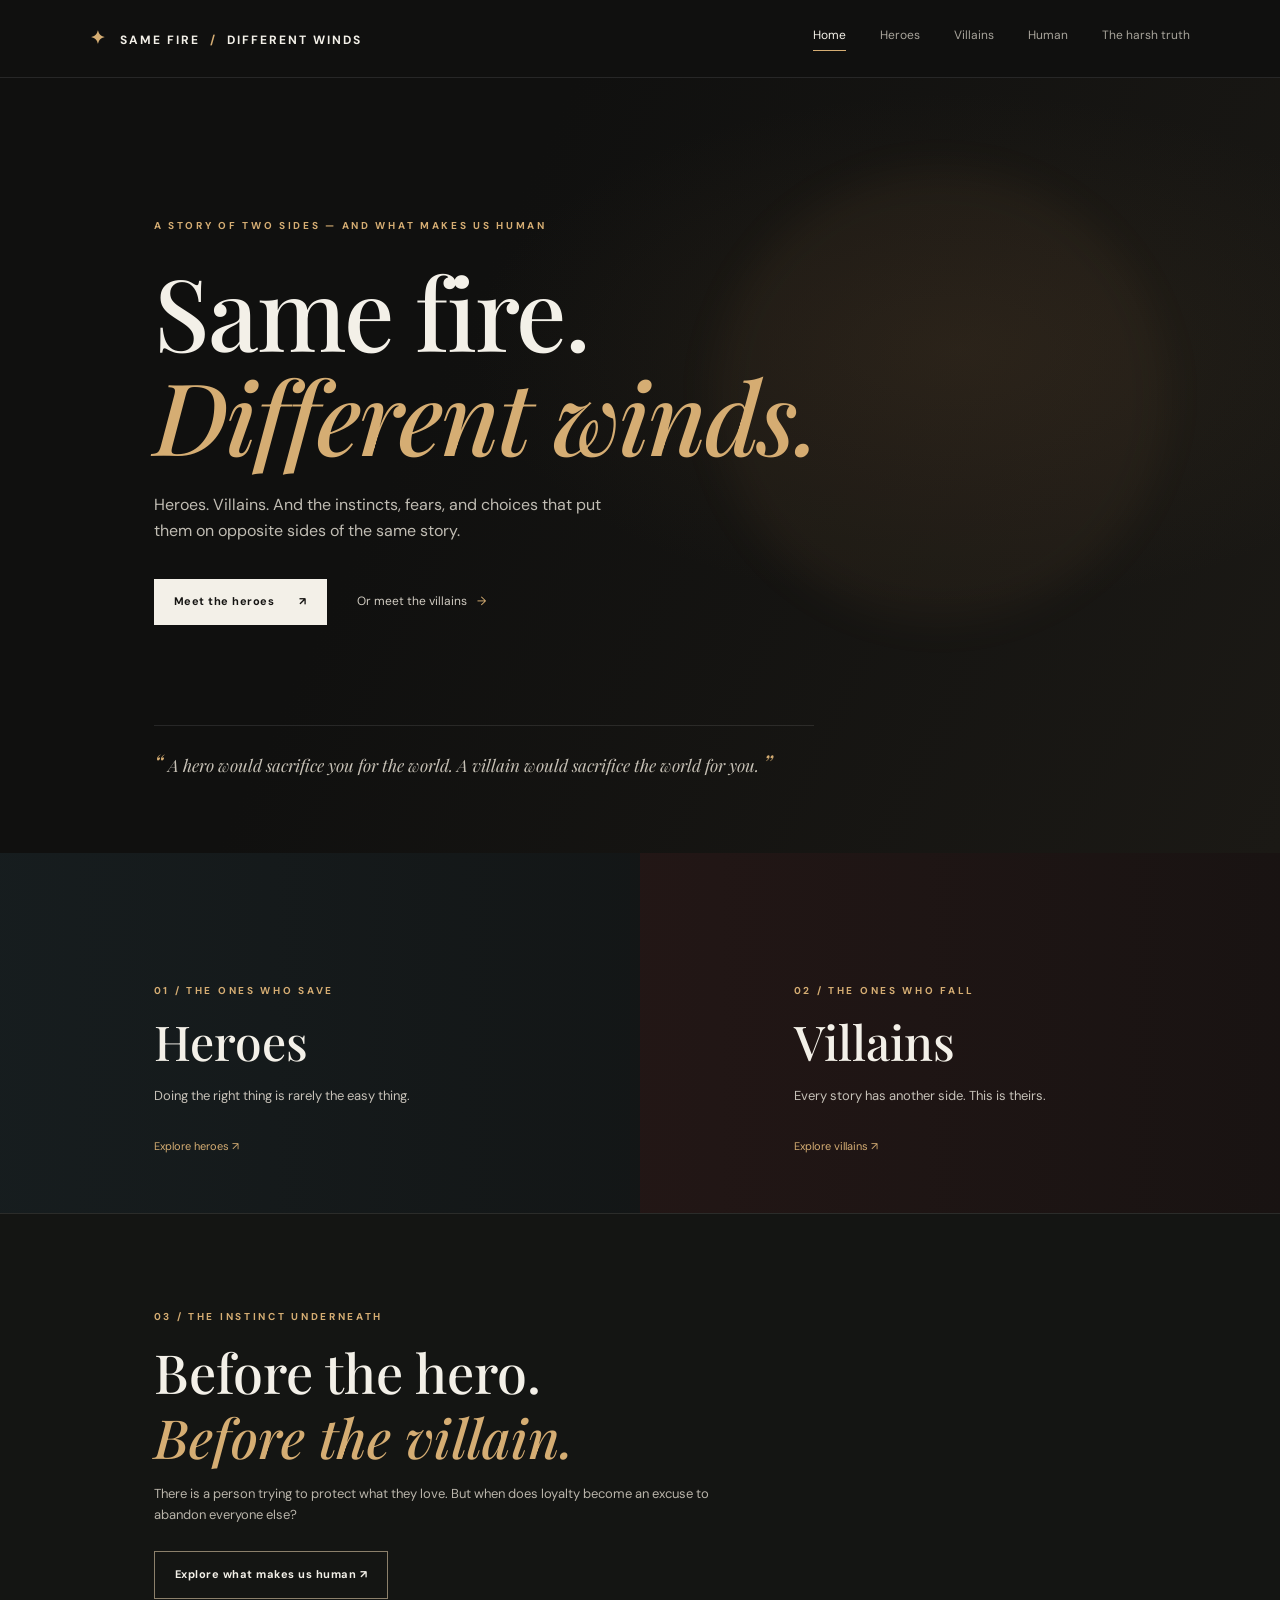
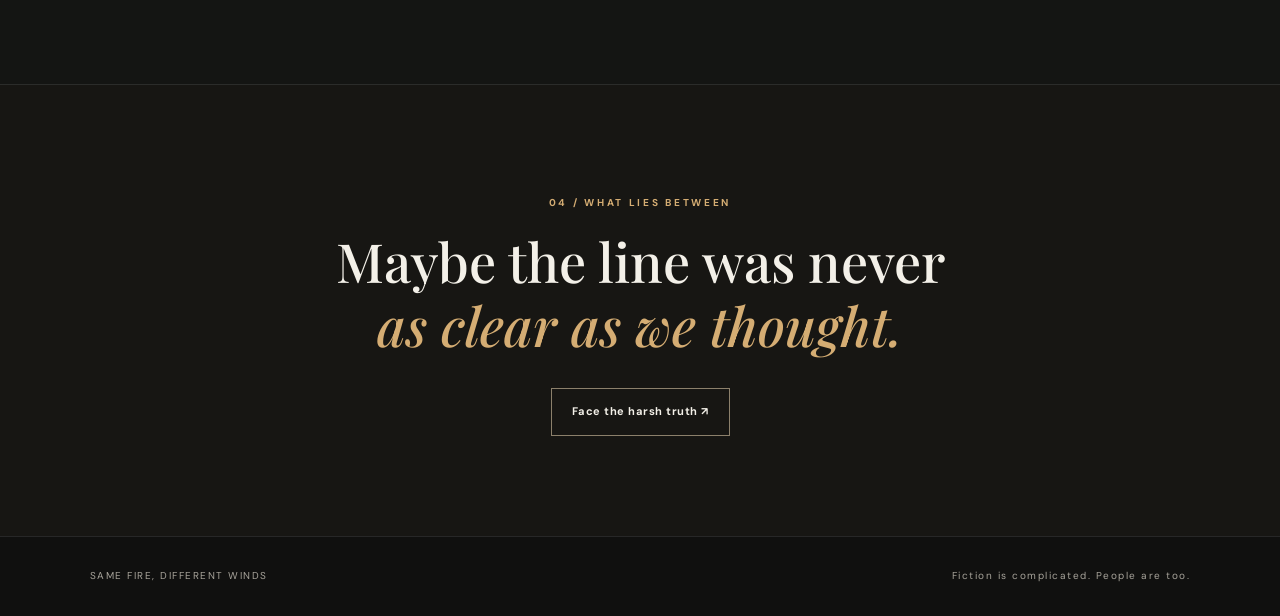
<file: index.html>
<!doctype html><html lang="en"><head><meta charset="utf-8"><meta name="viewport" content="width=device-width,initial-scale=1"><meta name="description" content="Heroes, villains, and the human instincts behind their choices."><title>Same Fire, Different Winds</title><link rel="stylesheet" href="styles.css"></head><body><header class="site-header"><a class="brand" href="index.html"><span class="brand-mark">✦</span> SAME FIRE <i> / </i> DIFFERENT WINDS</a><button class="menu-toggle" aria-label="Toggle menu" aria-expanded="false">☰</button><nav class="nav"><a class="active" href="index.html">Home</a><a href="heroes.html">Heroes</a><a href="villains.html">Villains</a><a href="human.html">Human</a><a href="truth.html">The harsh truth</a></nav></header><main><section class="hero-home"><div class="hero-glow"></div><p class="eyebrow">A STORY OF TWO SIDES — AND WHAT MAKES US HUMAN</p><h1>Same fire.<br><em>Different winds.</em></h1><p class="intro">Heroes. Villains. And the instincts, fears, and choices that put them on opposite sides of the same story.</p><div class="actions"><a class="btn btn-light" href="heroes.html">Meet the heroes <span>↗</span></a><a class="text-link" href="villains.html">Or meet the villains <span>→</span></a></div><div class="quote-line"><span>“</span> A hero would sacrifice you for the world. A villain would sacrifice the world for you. <span>”</span></div></section><section class="split-section"><a class="side-card hero-card" href="heroes.html"><div class="side-card-content"><span class="eyebrow">01 / THE ONES WHO SAVE</span><h2>Heroes</h2><p>Doing the right thing is rarely the easy thing.</p><span class="card-arrow">Explore heroes ↗</span></div></a><a class="side-card villain-card" href="villains.html"><div class="side-card-content"><span class="eyebrow">02 / THE ONES WHO FALL</span><h2>Villains</h2><p>Every story has another side. This is theirs.</p><span class="card-arrow">Explore villains ↗</span></div></a></section><section class="human-teaser"><p class="eyebrow">03 / THE INSTINCT UNDERNEATH</p><h2>Before the hero.<br><em>Before the villain.</em></h2><p>There is a person trying to protect what they love. But when does loyalty become an excuse to abandon everyone else?</p><a class="btn btn-outline" href="human.html">Explore what makes us human ↗</a></section><section class="closing-strip"><p class="eyebrow">04 / WHAT LIES BETWEEN</p><h2>Maybe the line was never<br><em>as clear as we thought.</em></h2><a class="btn btn-outline" href="truth.html">Face the harsh truth ↗</a></section></main><footer><span>SAME FIRE, DIFFERENT WINDS</span><span>Fiction is complicated. People are too.</span></footer><script src="script.js"></script></body></html>
</file>
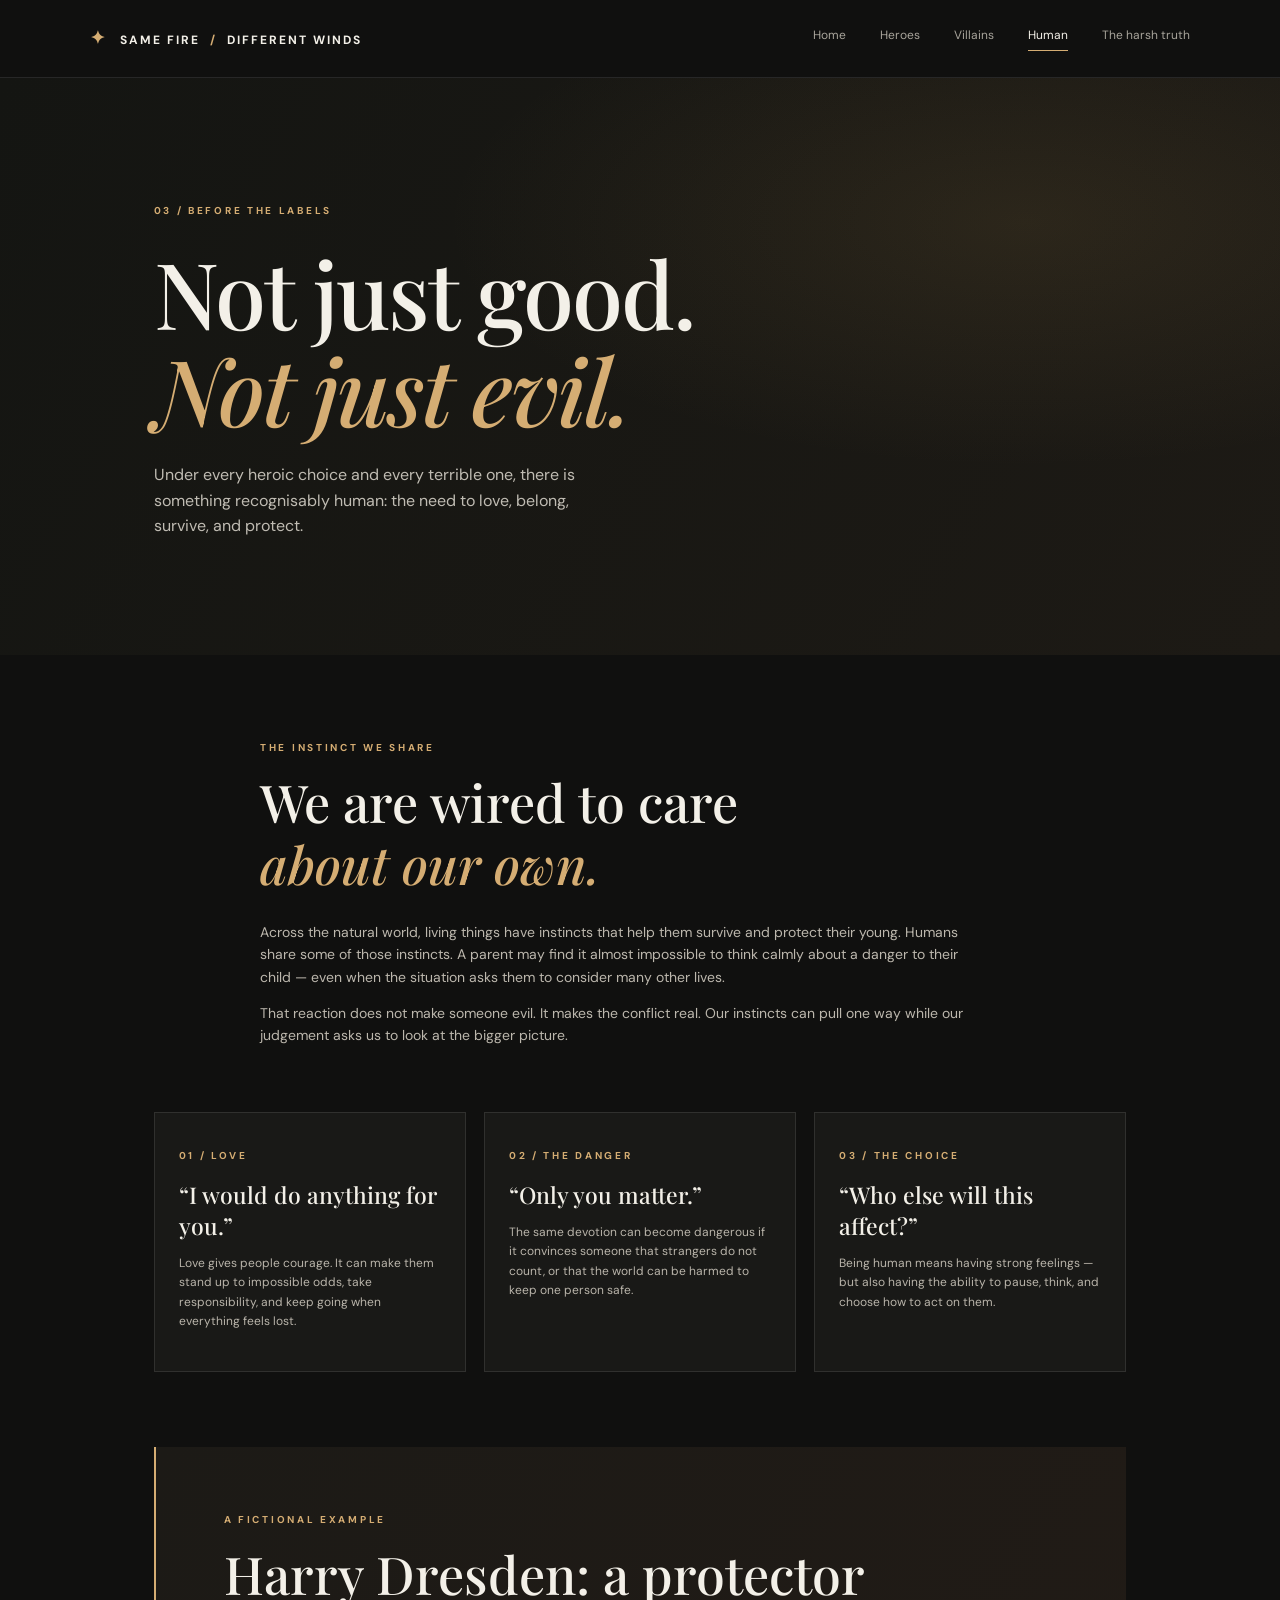
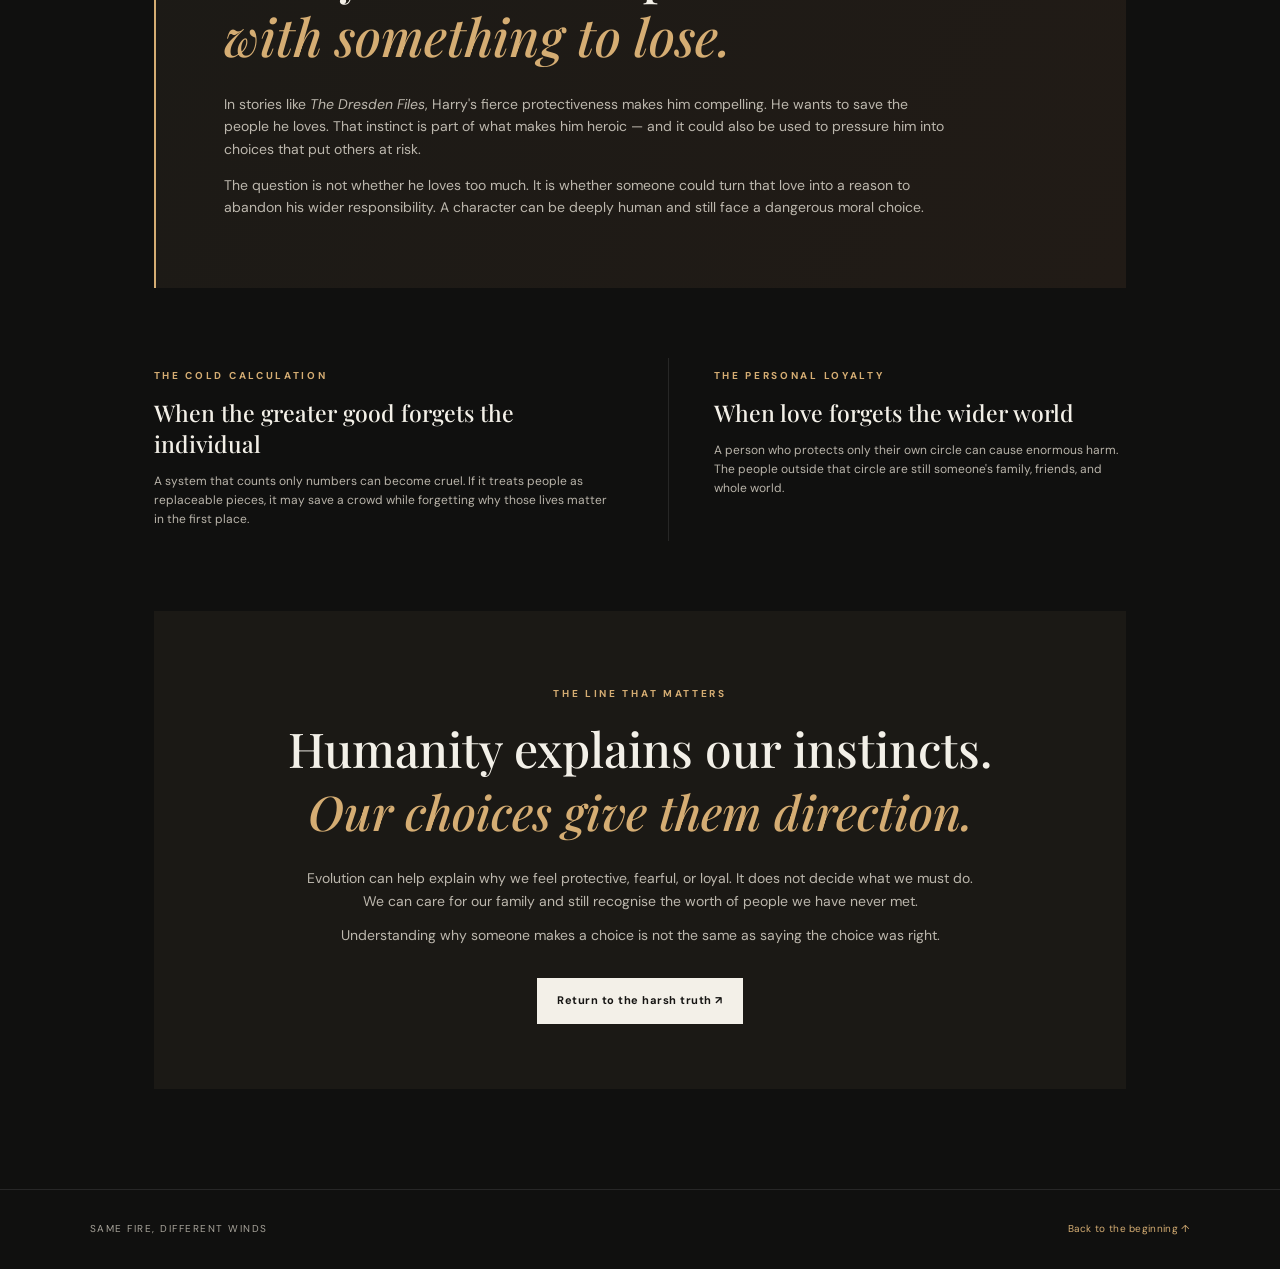
<file: human.html>
<!doctype html>
<html lang="en"><head><meta charset="utf-8"><meta name="viewport" content="width=device-width,initial-scale=1"><meta name="description" content="A reflection on human instinct, love, loyalty, and the common good."><title>Human — Same Fire, Different Winds</title><link rel="stylesheet" href="styles.css"></head>
<body><header class="site-header"><a class="brand" href="index.html"><span class="brand-mark">✦</span> SAME FIRE <i> / </i> DIFFERENT WINDS</a><button class="menu-toggle" aria-label="Toggle menu" aria-expanded="false">☰</button><nav class="nav"><a href="index.html">Home</a><a href="heroes.html">Heroes</a><a href="villains.html">Villains</a><a class="active" href="human.html">Human</a><a href="truth.html">The harsh truth</a></nav></header><main>
<section class="human-hero"><p class="eyebrow">03 / BEFORE THE LABELS</p><h1>Not just good.<br><em>Not just evil.</em></h1><p class="intro">Under every heroic choice and every terrible one, there is something recognisably human: the need to love, belong, survive, and protect.</p></section>
<section class="human-content">
<div class="human-opening"><p class="eyebrow">THE INSTINCT WE SHARE</p><h2>We are wired to care<br><em>about our own.</em></h2><p>Across the natural world, living things have instincts that help them survive and protect their young. Humans share some of those instincts. A parent may find it almost impossible to think calmly about a danger to their child — even when the situation asks them to consider many other lives.</p><p>That reaction does not make someone evil. It makes the conflict real. Our instincts can pull one way while our judgement asks us to look at the bigger picture.</p></div>
<div class="human-cards"><article><span class="eyebrow">01 / LOVE</span><h3>“I would do anything for you.”</h3><p>Love gives people courage. It can make them stand up to impossible odds, take responsibility, and keep going when everything feels lost.</p></article><article><span class="eyebrow">02 / THE DANGER</span><h3>“Only you matter.”</h3><p>The same devotion can become dangerous if it convinces someone that strangers do not count, or that the world can be harmed to keep one person safe.</p></article><article><span class="eyebrow">03 / THE CHOICE</span><h3>“Who else will this affect?”</h3><p>Being human means having strong feelings — but also having the ability to pause, think, and choose how to act on them.</p></article></div>
<div class="human-feature"><p class="eyebrow">A FICTIONAL EXAMPLE</p><h2>Harry Dresden: a protector<br><em>with something to lose.</em></h2><p>In stories like <i>The Dresden Files</i>, Harry's fierce protectiveness makes him compelling. He wants to save the people he loves. That instinct is part of what makes him heroic — and it could also be used to pressure him into choices that put others at risk.</p><p>The question is not whether he loves too much. It is whether someone could turn that love into a reason to abandon his wider responsibility. A character can be deeply human and still face a dangerous moral choice.</p></div>
<div class="human-columns"><article><p class="eyebrow">THE COLD CALCULATION</p><h3>When the greater good forgets the individual</h3><p>A system that counts only numbers can become cruel. If it treats people as replaceable pieces, it may save a crowd while forgetting why those lives matter in the first place.</p></article><article><p class="eyebrow">THE PERSONAL LOYALTY</p><h3>When love forgets the wider world</h3><p>A person who protects only their own circle can cause enormous harm. The people outside that circle are still someone's family, friends, and whole world.</p></article></div>
<div class="human-ending"><p class="eyebrow">THE LINE THAT MATTERS</p><h2>Humanity explains our instincts.<br><em>Our choices give them direction.</em></h2><p>Evolution can help explain why we feel protective, fearful, or loyal. It does not decide what we must do. We can care for our family and still recognise the worth of people we have never met.</p><p>Understanding why someone makes a choice is not the same as saying the choice was right.</p><a class="btn btn-light" href="truth.html">Return to the harsh truth ↗</a></div>
</section></main><footer><span>SAME FIRE, DIFFERENT WINDS</span><a href="index.html">Back to the beginning ↑</a></footer><script src="script.js"></script></body></html>
</file>
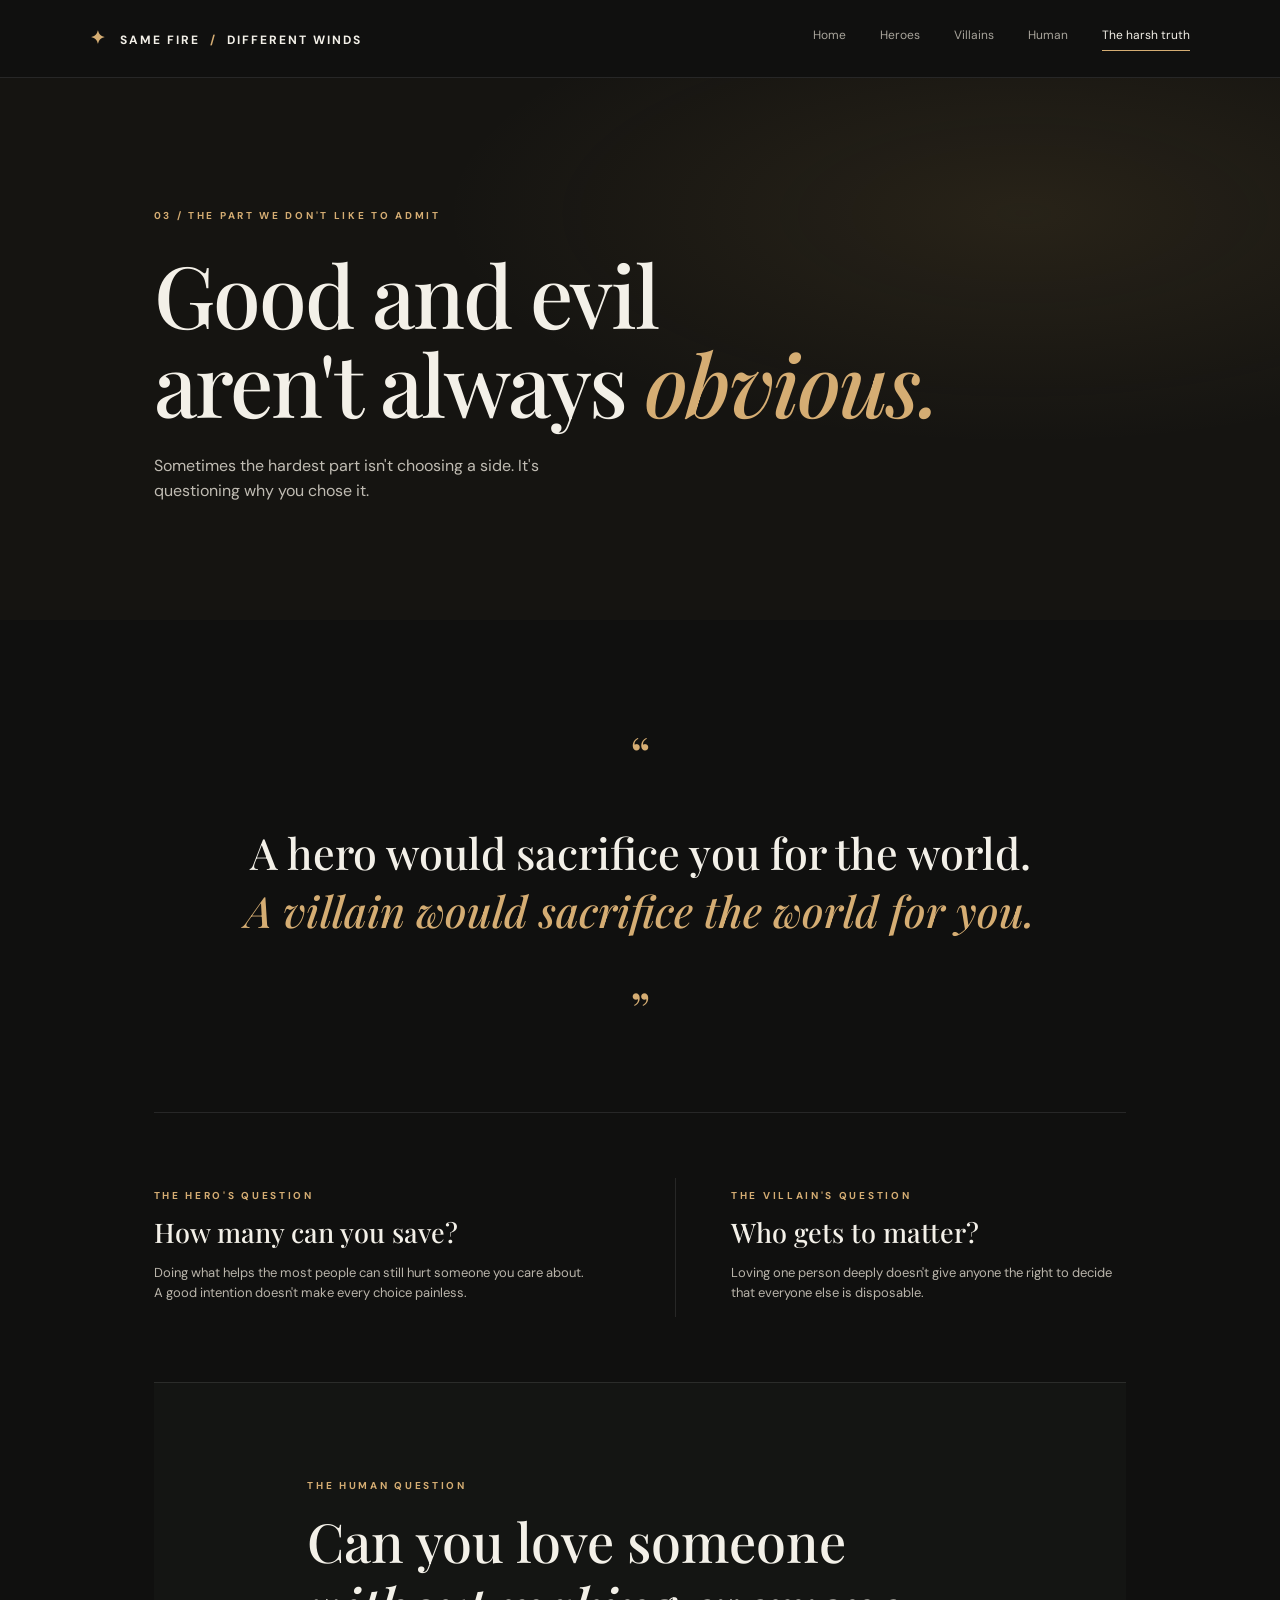
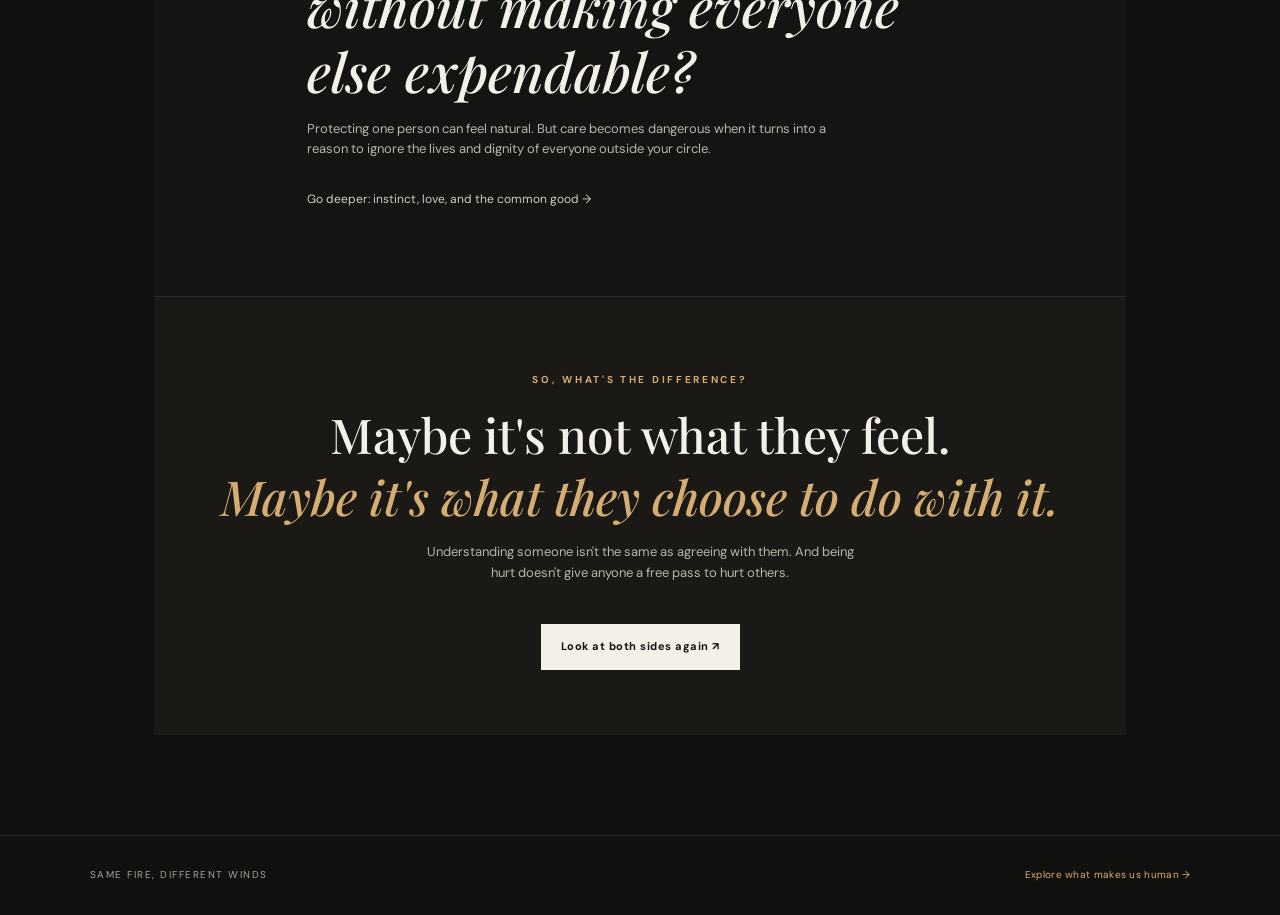
<file: truth.html>
<!doctype html>
<html lang="en"><head><meta charset="utf-8"><meta name="viewport" content="width=device-width,initial-scale=1"><meta name="description" content="The harsh truth about heroes, villains, and the grey area between them."><title>The Harsh Truth — Same Fire, Different Winds</title><link rel="stylesheet" href="styles.css"></head>
<body><header class="site-header"><a class="brand" href="index.html"><span class="brand-mark">✦</span> SAME FIRE <i> / </i> DIFFERENT WINDS</a><button class="menu-toggle" aria-label="Toggle menu" aria-expanded="false">☰</button><nav class="nav"><a href="index.html">Home</a><a href="heroes.html">Heroes</a><a href="villains.html">Villains</a><a href="human.html">Human</a><a class="active" href="truth.html">The harsh truth</a></nav></header>
<main><section class="truth-hero"><p class="eyebrow">03 / THE PART WE DON'T LIKE TO ADMIT</p><h1>Good and evil<br>aren't always <em>obvious.</em></h1><p class="intro">Sometimes the hardest part isn't choosing a side. It's questioning why you chose it.</p></section>
<section class="truth-content"><div class="big-quote"><span>“</span><h2>A hero would sacrifice you for the world.<br><em>A villain would sacrifice the world for you.</em></h2><span>”</span></div><div class="truth-columns"><article><p class="eyebrow">THE HERO'S QUESTION</p><h3>How many can you save?</h3><p>Doing what helps the most people can still hurt someone you care about. A good intention doesn't make every choice painless.</p></article><article><p class="eyebrow">THE VILLAIN'S QUESTION</p><h3>Who gets to matter?</h3><p>Loving one person deeply doesn't give anyone the right to decide that everyone else is disposable.</p></article></div><section class="page-intro-note"><p class="eyebrow">THE HUMAN QUESTION</p><h2>Can you love someone<br><em>without making everyone else expendable?</em></h2><p>Protecting one person can feel natural. But care becomes dangerous when it turns into a reason to ignore the lives and dignity of everyone outside your circle.</p><a class="text-link" href="human.html">Go deeper: instinct, love, and the common good →</a></section><div class="final-thought"><p class="eyebrow">SO, WHAT'S THE DIFFERENCE?</p><h2>Maybe it's not what they feel.<br><em>Maybe it's what they choose to do with it.</em></h2><p>Understanding someone isn't the same as agreeing with them. And being hurt doesn't give anyone a free pass to hurt others.</p><a class="btn btn-light" href="heroes.html">Look at both sides again ↗</a></div></section></main><footer><span>SAME FIRE, DIFFERENT WINDS</span><a href="human.html">Explore what makes us human →</a></footer><script src="script.js"></script></body></html>
</file>
<file: styles.css>
@import url('https://fonts.googleapis.com/css2?family=DM+Sans:wght@400;500;600;700&family=Playfair+Display:ital,wght@0,500;0,600;0,700;1,500;1,600&display=swap');
:root{--bg:#10100f;--panel:#191917;--ink:#f3f0e8;--muted:#a8a49b;--gold:#d5ad73;--red:#bd6a5b;--line:#ffffff19;--serif:'Playfair Display',Georgia,serif;--sans:'DM Sans',Arial,sans-serif}*{box-sizing:border-box}html{scroll-behavior:smooth}body{margin:0;background:var(--bg);color:var(--ink);font-family:var(--sans);line-height:1.6}a{color:inherit;text-decoration:none}.site-header{height:78px;padding:0 7vw;display:flex;align-items:center;justify-content:space-between;border-bottom:1px solid var(--line);position:relative;z-index:5;background:#10100feF}.brand{font-size:12px;letter-spacing:2px;font-weight:700}.brand i{color:var(--gold);font-style:normal;padding:0 5px}.brand-mark{color:var(--gold);font-size:18px;margin-right:8px}.nav{display:flex;gap:34px}.nav a{font-size:12px;color:var(--muted);transition:.2s}.nav a:hover,.nav a.active{color:var(--ink)}.nav a.active:after{content:'';display:block;height:1px;background:var(--gold);margin-top:5px}.menu-toggle{display:none;background:none;border:0;color:var(--ink);font-size:22px}.hero-home{min-height:660px;padding:130px 12vw 75px;position:relative;overflow:hidden;background:radial-gradient(ellipse at 75% 35%,#59452a33,transparent 36%),linear-gradient(115deg,#10100f 35%,#1b1915 100%)}.hero-glow{position:absolute;width:450px;height:450px;border-radius:50%;right:9%;top:12%;background:#d7a35b0b;filter:blur(20px)}.eyebrow{font-size:10px;letter-spacing:2.7px;color:var(--gold);font-weight:700}.hero-home h1,.page-hero h1,.truth-hero h1{font:500 clamp(54px,8vw,100px)/1.04 var(--serif);letter-spacing:-2px;margin:25px 0}.hero-home h1 em,.page-hero h1 em,.truth-hero h1 em,.closing-strip h2 em,.final-thought h2 em{color:var(--gold);font-weight:500}.intro{font-size:16px;color:#c0bcb3;max-width:470px}.actions{display:flex;align-items:center;gap:30px;margin-top:36px}.btn{display:inline-flex;align-items:center;gap:25px;padding:14px 20px;font-size:11px;letter-spacing:.5px;font-weight:700;transition:.2s}.btn-light{background:var(--ink);color:#151412}.btn-light:hover{background:var(--gold);transform:translateY(-2px)}.text-link{font-size:12px;color:#d1ccc2}.text-link span{color:var(--gold);margin-left:7px}.quote-line{margin-top:100px;padding-top:20px;border-top:1px solid var(--line);font:italic 17px var(--serif);color:#c6c0b5;max-width:660px}.quote-line span{color:var(--gold);font-size:24px}.split-section{display:grid;grid-template-columns:1fr 1fr;min-height:360px}.side-card{display:flex;align-items:end;padding:55px 10vw 55px 12vw;min-height:360px;transition:.3s}.side-card:hover{filter:brightness(1.2)}.hero-card{background:linear-gradient(90deg,#171e20e8,#171e2070),url('https://images.unsplash.com/photo-1519608487953-e999c86e7455?auto=format&fit=crop&w=1200&q=80') center/cover}.villain-card{background:linear-gradient(90deg,#241716e8,#24171670),url('https://images.unsplash.com/photo-1518709268805-4e9042af9f23?auto=format&fit=crop&w=1200&q=80') center/cover}.side-card-content h2,.catalog-top h2{font:500 48px var(--serif);margin:8px 0}.side-card-content p{color:#c6c1b8;font-size:13px;max-width:260px}.card-arrow{display:inline-block;color:var(--gold);font-size:11px;margin-top:18px}.closing-strip{text-align:center;padding:100px 20px;background:#171613}.closing-strip h2{font:500 clamp(34px,5vw,54px)/1.2 var(--serif);margin:18px 0 30px}.btn-outline{border:1px solid #8c806b;color:var(--ink)}.btn-outline:hover{background:#ffffff12}footer{min-height:80px;padding:25px 7vw;display:flex;justify-content:space-between;align-items:center;border-top:1px solid var(--line);font-size:10px;letter-spacing:1.5px;color:var(--muted)}footer a{color:var(--gold);letter-spacing:.3px}.page-hero{padding:110px 12vw 85px;min-height:430px}.page-hero p:not(.eyebrow){max-width:520px;color:#c4bfb6}.heroes-theme{background:radial-gradient(ellipse at 80% 30%,#a17b3b22,transparent 38%),linear-gradient(120deg,#121615,#1c211e)}.villains-theme{background:radial-gradient(ellipse at 80% 30%,#a34c3d26,transparent 38%),linear-gradient(120deg,#171211,#241715)}.catalog{padding:65px 8vw 90px}.catalog-top{display:flex;justify-content:space-between;align-items:end;margin-bottom:28px}.catalog-top h2{font-size:40px}.catalog-count{font-size:9px;letter-spacing:1.5px;color:var(--muted)}.character-grid{display:grid;grid-template-columns:repeat(4,minmax(0,1fr));gap:22px}.character-card{background:var(--panel);border:1px solid var(--line);overflow:hidden;transition:transform .25s,border-color .25s}.character-card:hover{transform:translateY(-5px);border-color:#c9a36c88}.character-image{height:265px;background:linear-gradient(135deg,#292824,#161614);position:relative;overflow:hidden}.character-image img{width:100%;height:100%;object-fit:cover;display:block;filter:saturate(.78);transition:transform .5s}.character-card:hover img{transform:scale(1.04)}.image-fallback{height:100%;display:grid;place-items:center;font:italic 42px var(--serif);color:#b59a70}.character-copy{padding:19px 18px 22px}.character-copy h3{font:500 23px var(--serif);margin:0 0 7px}.character-copy p{font-size:12px;color:#b6b1a8;line-height:1.7;margin:0}.character-tag{display:inline-block;margin-bottom:9px;color:var(--gold);font-size:9px;letter-spacing:1.5px;text-transform:uppercase}.image-note{font-size:10px;color:#77736b;margin-top:28px}.truth-hero{padding:120px 12vw 100px;background:radial-gradient(ellipse at 80% 25%,#a9874a20,transparent 40%),#151411}.truth-hero h1{font-size:clamp(52px,7vw,86px)}.truth-content{padding:75px 12vw 100px}.big-quote{text-align:center;padding:25px 0 70px;border-bottom:1px solid var(--line)}.big-quote>span{color:var(--gold);font:50px var(--serif)}.big-quote h2{font:500 clamp(26px,4vw,43px)/1.35 var(--serif)}.big-quote h2 em{color:var(--gold);font-weight:500}.truth-columns{display:grid;grid-template-columns:1fr 1fr;gap:70px;padding:65px 0}.truth-columns article+article{border-left:1px solid var(--line);padding-left:55px}.truth-columns h3{font:500 27px var(--serif);margin:10px 0}.truth-columns article>p:last-child,.final-thought>p:not(.eyebrow){color:#b9b4aa;font-size:13px;max-width:440px}.final-thought{text-align:center;padding:65px 20px;background:#1b1915}.final-thought h2{font:500 clamp(30px,4.5vw,48px)/1.3 var(--serif);margin:15px 0}.final-thought>p:not(.eyebrow){margin:0 auto 28px}.final-thought .btn{margin-top:12px}@media(max-width:900px){.character-grid{grid-template-columns:repeat(2,minmax(0,1fr))}.side-card{padding-left:8vw}.site-header{padding:0 5vw}}@media(max-width:600px){.site-header{height:68px}.brand{font-size:10px;letter-spacing:1px}.menu-toggle{display:block}.nav{display:none;position:absolute;top:68px;left:0;right:0;background:#151513;padding:20px 6vw;flex-direction:column;gap:18px;border-bottom:1px solid var(--line)}.nav.open{display:flex}.hero-home{padding:100px 8vw 55px;min-height:620px}.hero-home h1{font-size:58px}.quote-line{margin-top:75px;font-size:15px}.split-section{grid-template-columns:1fr}.side-card{min-height:270px;padding:35px 9vw}.closing-strip{padding:75px 20px}.page-hero{padding:85px 8vw 65px;min-height:380px}.page-hero h1{font-size:56px}.catalog{padding:50px 6vw 65px}.catalog-top{display:block}.catalog-count{display:block;margin-top:10px}.character-grid{gap:12px}.character-image{height:210px}.character-copy{padding:14px 12px 17px}.character-copy h3{font-size:19px}.character-copy p{font-size:11px}.truth-hero{padding:90px 8vw 75px}.truth-content{padding:50px 7vw 70px}.truth-columns{grid-template-columns:1fr;gap:35px;padding:45px 0}.truth-columns article+article{border-left:0;border-top:1px solid var(--line);padding:30px 0 0}.big-quote{padding-bottom:45px}footer{gap:15px;flex-wrap:wrap;font-size:9px}}
/* Human page and expanded editorial sections */
.human-teaser,.page-intro-note{padding:85px 12vw;background:#141513;border-top:1px solid var(--line);border-bottom:1px solid var(--line)}
.human-teaser h2,.page-intro-note h2{font:500 clamp(34px,5vw,54px)/1.2 var(--serif);margin:15px 0}
.human-teaser h2 em,.human-feature h2 em,.human-opening h2 em,.human-ending h2 em{color:var(--gold);font-weight:500}
.human-teaser>p:not(.eyebrow),.page-intro-note>p:not(.eyebrow){color:#b9b4aa;font-size:13px;max-width:560px;margin-bottom:25px}
.human-hero{padding:115px 12vw 100px;background:radial-gradient(ellipse at 80% 25%,#a9874a20,transparent 40%),linear-gradient(120deg,#141512,#1d1a15)}
.human-hero h1{font:500 clamp(56px,8vw,92px)/1.05 var(--serif);letter-spacing:-2px;margin:25px 0}.human-hero h1 em{color:var(--gold);font-weight:500}
.human-content{padding:75px 12vw 100px}.human-opening{max-width:760px;margin:0 auto 65px}
.human-opening h2,.human-feature h2{font:500 clamp(34px,5vw,52px)/1.2 var(--serif);margin:15px 0 25px}
.human-opening>p:not(.eyebrow),.human-feature>p:not(.eyebrow),.human-ending>p:not(.eyebrow){font-size:14px;color:#bcb7ad;max-width:720px}
.human-cards{display:grid;grid-template-columns:repeat(3,1fr);gap:18px;margin:55px 0 75px}.human-cards article{padding:28px 24px;background:var(--panel);border:1px solid var(--line)}
.human-cards h3,.human-columns h3{font:500 23px var(--serif);margin:13px 0}.human-cards article>p:last-child,.human-columns article>p:last-child{font-size:12px;color:#b9b4aa}
.human-feature{padding:55px 7%;background:linear-gradient(120deg,#1c1a16,#211b16);border-left:2px solid var(--gold);margin-bottom:70px}
.human-columns{display:grid;grid-template-columns:1fr 1fr;gap:55px;padding:0 0 70px}.human-columns article+article{border-left:1px solid var(--line);padding-left:45px}
.human-ending{text-align:center;padding:65px 25px;background:#1b1915}.human-ending h2{font:500 clamp(30px,4.5vw,48px)/1.3 var(--serif);margin:15px 0 25px}.human-ending>p:not(.eyebrow){margin:12px auto;max-width:680px}.human-ending .btn{margin-top:20px}
@media(max-width:700px){.human-teaser,.page-intro-note{padding:65px 8vw}.human-hero{padding:85px 8vw 70px}.human-content{padding:55px 7vw 70px}.human-cards,.human-columns{grid-template-columns:1fr;gap:16px}.human-columns article+article{border-left:0;border-top:1px solid var(--line);padding:25px 0 0}.human-feature{padding:35px 7%}}


/* Real character photos and artwork */
.character-image{height:265px;background:linear-gradient(135deg,#292824,#161614);position:relative;overflow:hidden}
.character-image img{width:100%;height:100%;object-fit:cover;display:block;filter:saturate(.86);transition:transform .5s}
.character-card:hover .character-image img{transform:scale(1.04)}
.image-fallback{height:100%;display:grid;place-items:center;font:italic 42px var(--serif);color:#b59a70}

/* Expandable character backstories */
.character-details{margin-top:16px;border-top:1px solid var(--line);padding-top:12px}
.character-details summary{color:var(--gold);font-size:10px;font-weight:700;letter-spacing:.7px;cursor:pointer;list-style:none;display:flex;align-items:center;justify-content:space-between;gap:10px}
.character-details summary::-webkit-details-marker{display:none}
.character-details summary:after{content:'+';font-size:17px;font-weight:400;color:var(--gold)}
.character-details[open] summary:after{content:'−'}
.character-detail-copy{padding-top:12px}
.character-detail-copy p{font-size:11px;color:#bcb7ad;line-height:1.75;margin:0 0 12px}
.character-detail-copy p:last-child{margin-bottom:0}
.character-detail-copy strong{display:block;color:#e2c394;font-size:9px;letter-spacing:1.2px;text-transform:uppercase;margin-bottom:4px}
@media(max-width:600px){.character-details summary{font-size:9px}.character-detail-copy p{font-size:10px}}




/* Whole character card links to its own story page */
a.character-card{display:block;color:inherit;text-decoration:none;cursor:pointer}
a.character-card:focus-visible{outline:2px solid var(--gold);outline-offset:3px}
.character-card .character-copy{min-height:150px}
.character-profile-hero{padding:45px 10vw 75px;min-height:430px}
.profile-back{display:inline-block;color:var(--gold);font-size:11px;letter-spacing:.5px;margin-bottom:40px}
.profile-back:hover{color:var(--ink)}
.profile-hero-layout{display:grid;grid-template-columns:minmax(220px,330px) 1fr;gap:55px;align-items:center;max-width:1050px;margin:0 auto}
.profile-art-wrap{height:390px;background:#191917;border:1px solid var(--line);overflow:hidden}
.profile-art{width:100%;height:100%;object-fit:cover;display:block}
.profile-heading h1{font:500 clamp(48px,7vw,82px)/1.05 var(--serif);margin:15px 0}
.profile-heading>p:last-child{color:#c4bfb6;font-size:15px;line-height:1.8;max-width:560px}
.profile-story{max-width:850px;margin:0 auto;padding:75px 8vw 100px}
.profile-story article{padding:0 0 38px;margin:0 0 38px;border-bottom:1px solid var(--line)}
.profile-story h2{font:500 clamp(30px,4vw,42px) var(--serif);margin:10px 0 15px}
.profile-story article>p:last-child{font-size:14px;line-height:1.9;color:#bdb7ac;max-width:720px}
.profile-story .profile-reflection{padding:28px;background:#d5ad730d;border:0;border-left:2px solid var(--gold)}
.profile-not-found{min-height:65vh;padding:100px 10vw}
.profile-not-found h1{font:500 clamp(40px,6vw,64px) var(--serif)}
@media(max-width:700px){.character-profile-hero{padding:30px 7vw 55px}.profile-back{margin-bottom:25px}.profile-hero-layout{grid-template-columns:1fr;gap:28px}.profile-art-wrap{height:340px;max-width:100%}.profile-heading h1{font-size:52px}.profile-story{padding:55px 8vw 70px}}
</file>
